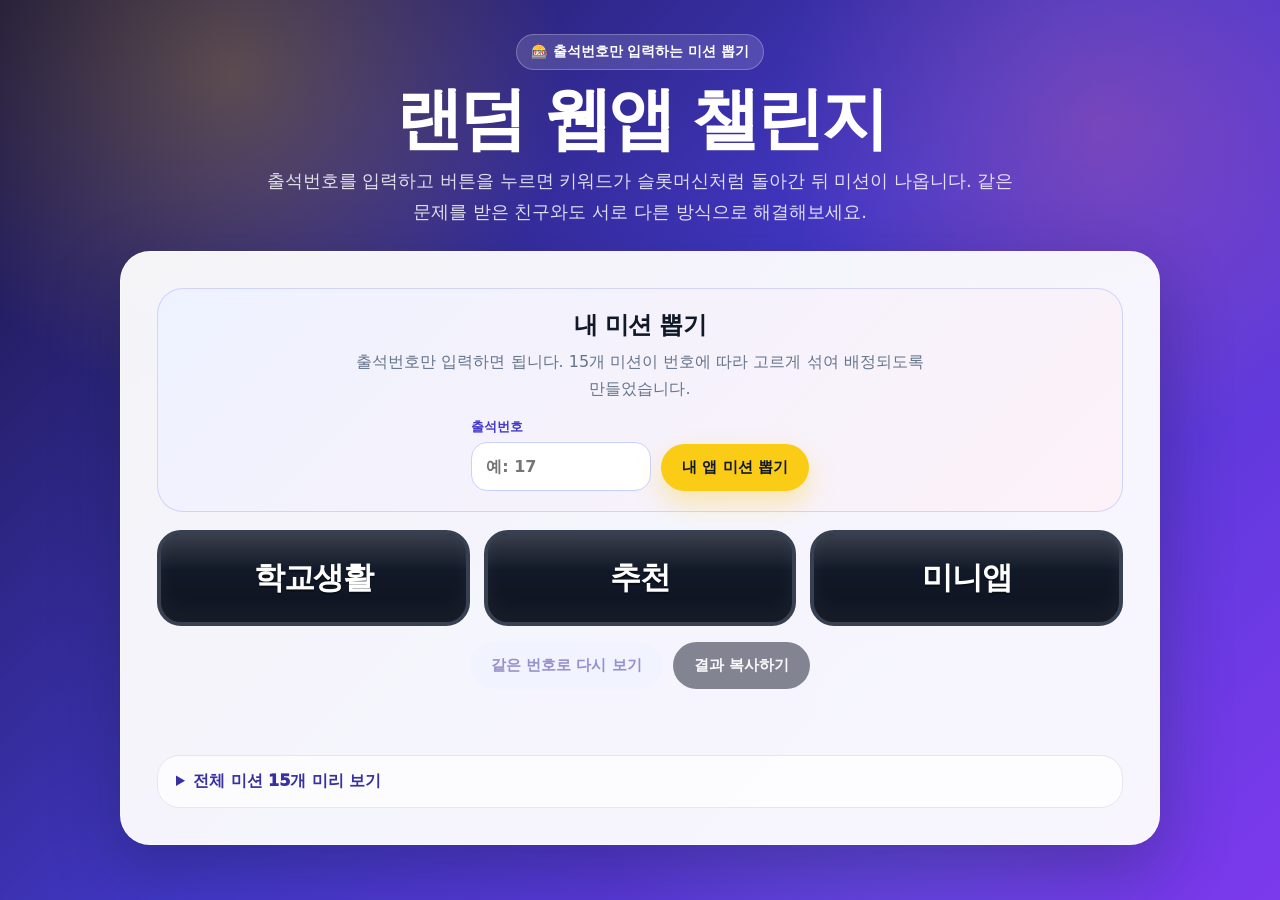
<file: index.html>
<!DOCTYPE html>
<html lang="ko">
<head>
  <meta charset="UTF-8" />
  <meta name="viewport" content="width=device-width, initial-scale=1.0" />
  <title>랜덤 웹앱 챌린지</title>
  <style>
    :root {
      --bg-a: #18143d;
      --bg-b: #4338ca;
      --bg-c: #7c3aed;
      --white: #ffffff;
      --text: #111827;
      --sub: #64748b;
      --line: #e5e7eb;
      --yellow: #facc15;
      --pink: #fb7185;
      --indigo: #4f46e5;
      --green: #16a34a;
      --red: #dc2626;
      --soft: #f8fafc;
      --shadow: 0 24px 70px rgba(15, 23, 42, 0.32);
      --radius-xl: 30px;
      --radius-lg: 22px;
      --radius-md: 16px;
    }

    * { box-sizing: border-box; }

    html { scroll-behavior: smooth; }

    body {
      margin: 0;
      min-height: 100vh;
      font-family: "Pretendard", "Noto Sans KR", system-ui, -apple-system, BlinkMacSystemFont, sans-serif;
      color: var(--text);
      background:
        radial-gradient(circle at 18% 8%, rgba(250, 204, 21, 0.26), transparent 25%),
        radial-gradient(circle at 86% 14%, rgba(251, 113, 133, 0.25), transparent 24%),
        radial-gradient(circle at 70% 80%, rgba(96, 165, 250, 0.20), transparent 28%),
        linear-gradient(135deg, var(--bg-a), var(--bg-b), var(--bg-c));
      padding: 34px 16px;
    }

    button, input { font: inherit; }

    .wrap {
      width: min(1040px, 100%);
      margin: 0 auto;
    }

    .hero {
      color: white;
      text-align: center;
      margin-bottom: 24px;
    }

    .badge {
      display: inline-flex;
      align-items: center;
      gap: 8px;
      padding: 8px 14px;
      border-radius: 999px;
      border: 1px solid rgba(255,255,255,0.25);
      background: rgba(255,255,255,0.14);
      backdrop-filter: blur(10px);
      font-weight: 800;
      font-size: 14px;
      margin-bottom: 14px;
    }

    h1 {
      margin: 0 0 12px;
      font-size: clamp(36px, 6vw, 68px);
      line-height: 1.03;
      letter-spacing: -0.055em;
    }

    .hero p {
      max-width: 760px;
      margin: 0 auto;
      color: rgba(255,255,255,0.84);
      line-height: 1.7;
      font-size: clamp(15px, 2vw, 18px);
      word-break: keep-all;
    }

    .panel {
      background: rgba(255,255,255,0.95);
      border: 1px solid rgba(255,255,255,0.6);
      border-radius: var(--radius-xl);
      box-shadow: var(--shadow);
      padding: clamp(18px, 4vw, 36px);
      overflow: hidden;
    }

    .student-box {
      background: linear-gradient(135deg, #eef2ff, #fdf2f8);
      border: 1px solid rgba(129, 140, 248, 0.3);
      border-radius: 26px;
      padding: 20px;
      margin-bottom: 18px;
      text-align: center;
    }

    .student-box h2 {
      margin: 0 0 8px;
      font-size: 24px;
      letter-spacing: -0.03em;
    }

    .student-box p {
      margin: 0 auto 16px;
      max-width: 620px;
      color: var(--sub);
      line-height: 1.65;
      word-break: keep-all;
    }

    .form-row {
      display: flex;
      flex-wrap: wrap;
      gap: 10px;
      align-items: flex-end;
      justify-content: center;
    }

    label {
      display: grid;
      gap: 6px;
      font-size: 13px;
      color: #4338ca;
      font-weight: 900;
      text-align: left;
    }

    input {
      width: 180px;
      border: 1px solid #c7d2fe;
      border-radius: 16px;
      background: white;
      padding: 14px 14px;
      font-size: 16px;
      font-weight: 800;
      outline: none;
    }

    input:focus {
      border-color: var(--indigo);
      box-shadow: 0 0 0 4px rgba(79, 70, 229, 0.12);
    }

    .machine {
      display: grid;
      grid-template-columns: repeat(3, 1fr);
      gap: 14px;
      margin: 16px 0 16px;
    }

    .slot {
      min-height: 96px;
      border-radius: 24px;
      background: #111827;
      color: #fff;
      border: 4px solid #374151;
      display: grid;
      place-items: center;
      text-align: center;
      padding: 14px;
      position: relative;
      overflow: hidden;
      box-shadow: inset 0 -12px 20px rgba(255,255,255,0.05);
    }

    .slot::before {
      content: "";
      position: absolute;
      inset: 0;
      background: linear-gradient(to bottom, rgba(255,255,255,0.17), transparent 42%, rgba(0,0,0,0.2));
      pointer-events: none;
    }

    .slot span {
      position: relative;
      font-weight: 950;
      letter-spacing: -0.04em;
      font-size: clamp(20px, 3vw, 31px);
      text-shadow: 0 2px 0 rgba(0,0,0,0.38);
      word-break: keep-all;
    }

    .slot.spinning span {
      animation: spinText 0.08s infinite alternate;
    }

    @keyframes spinText {
      from { transform: translateY(-5px) scale(1.02); opacity: 0.72; }
      to { transform: translateY(5px) scale(0.98); opacity: 1; }
    }

    .actions {
      display: flex;
      flex-wrap: wrap;
      justify-content: center;
      gap: 10px;
      margin-bottom: 20px;
    }

    button {
      border: 0;
      border-radius: 999px;
      padding: 14px 21px;
      font-size: 15px;
      font-weight: 950;
      cursor: pointer;
      transition: transform 0.14s ease, box-shadow 0.14s ease, opacity 0.14s ease;
      word-break: keep-all;
    }

    button:hover { transform: translateY(-2px); }
    button:active { transform: translateY(0); }

    button:disabled {
      opacity: 0.5;
      cursor: not-allowed;
      transform: none;
    }

    .primary {
      background: var(--yellow);
      color: #111827;
      box-shadow: 0 12px 26px rgba(250, 204, 21, 0.34);
    }

    .dark {
      background: #111827;
      color: white;
    }

    .soft-btn {
      background: #eef2ff;
      color: #3730a3;
    }

    .msg {
      min-height: 24px;
      text-align: center;
      font-weight: 900;
      color: var(--green);
      margin: 6px 0 10px;
      word-break: keep-all;
    }

    .warn { color: var(--red); }

    .result {
      display: none;
      animation: appear 0.32s ease both;
    }

    .result.show { display: block; }

    @keyframes appear {
      from { opacity: 0; transform: translateY(12px) scale(0.98); }
      to { opacity: 1; transform: translateY(0) scale(1); }
    }

    .mission-head {
      border-radius: 28px;
      padding: 24px;
      background: linear-gradient(135deg, #fef3c7, #ffe4e6);
      border: 1px solid rgba(251, 191, 36, 0.55);
      margin-bottom: 16px;
    }

    .mission-top {
      display: flex;
      justify-content: space-between;
      gap: 10px;
      align-items: flex-start;
      flex-wrap: wrap;
      margin-bottom: 10px;
    }

    .chip {
      display: inline-flex;
      align-items: center;
      border-radius: 999px;
      padding: 7px 11px;
      font-size: 13px;
      font-weight: 950;
      background: white;
      color: #92400e;
    }

    .chip.green {
      background: #dcfce7;
      color: #166534;
    }

    .mission-title {
      margin: 0;
      font-size: clamp(25px, 4vw, 42px);
      line-height: 1.16;
      letter-spacing: -0.05em;
      word-break: keep-all;
    }

    .keywords {
      display: flex;
      flex-wrap: wrap;
      gap: 8px;
      margin-top: 12px;
    }

    .keyword {
      background: rgba(255,255,255,0.78);
      border: 1px solid rgba(255,255,255,0.9);
      color: #7c2d12;
      padding: 7px 11px;
      border-radius: 999px;
      font-size: 14px;
      font-weight: 900;
    }

    .content-grid {
      display: grid;
      grid-template-columns: 1.2fr 0.8fr;
      gap: 14px;
    }

    .card {
      background: white;
      border: 1px solid var(--line);
      border-radius: var(--radius-lg);
      padding: 20px;
    }

    .card h3 {
      margin: 0 0 10px;
      font-size: 18px;
      letter-spacing: -0.02em;
    }

    .card p {
      margin: 0;
      color: #374151;
      line-height: 1.72;
      word-break: keep-all;
    }

    ul {
      margin: 0;
      padding-left: 20px;
      color: #374151;
      line-height: 1.82;
      word-break: keep-all;
    }

    li::marker {
      color: var(--indigo);
      font-weight: bold;
    }

    .note {
      margin-top: 16px;
      padding: 16px 18px;
      border-radius: 18px;
      border: 1px dashed #cbd5e1;
      background: var(--soft);
      color: var(--sub);
      font-size: 14px;
      line-height: 1.65;
      word-break: keep-all;
    }

    details {
      margin-top: 22px;
      background: rgba(255,255,255,0.72);
      border: 1px solid var(--line);
      border-radius: 22px;
      padding: 15px 18px;
    }

    summary {
      cursor: pointer;
      color: #3730a3;
      font-weight: 950;
    }

    .mission-list {
      margin-top: 14px;
      display: grid;
      grid-template-columns: repeat(3, 1fr);
      gap: 10px;
    }

    .mini {
      background: white;
      border: 1px solid var(--line);
      border-radius: 16px;
      padding: 12px;
      line-height: 1.45;
    }

    .mini strong {
      display: block;
      font-size: 14px;
      margin-bottom: 4px;
    }

    .mini span {
      color: var(--sub);
      font-size: 12px;
    }

    @media (max-width: 760px) {
      body { padding: 20px 12px; }

      .machine { gap: 8px; }

      .slot {
        min-height: 78px;
        border-radius: 19px;
        border-width: 3px;
      }

      .content-grid { grid-template-columns: 1fr; }

      .mission-list { grid-template-columns: 1fr; }

      input { width: 100%; }

      .form-row label,
      .form-row button,
      .actions button {
        width: 100%;
      }
    }
  </style>
</head>
<body>
  <main class="wrap">
    <section class="hero">
      <div class="badge">🎰 출석번호만 입력하는 미션 뽑기</div>
      <h1>랜덤 웹앱 챌린지</h1>
      <p>
        출석번호를 입력하고 버튼을 누르면 키워드가 슬롯머신처럼 돌아간 뒤 미션이 나옵니다.
        같은 문제를 받은 친구와도 서로 다른 방식으로 해결해보세요.
      </p>
    </section>

    <section class="panel">
      <section class="student-box">
        <h2>내 미션 뽑기</h2>
        <p>
          출석번호만 입력하면 됩니다. 15개 미션이 번호에 따라 고르게 섞여 배정되도록 만들었습니다.
        </p>
        <div class="form-row">
          <label>
            출석번호
            <input id="studentNumber" type="number" min="1" max="99" placeholder="예: 17" />
          </label>
          <button class="primary" id="drawBtn">내 앱 미션 뽑기</button>
        </div>
      </section>

      <div class="machine" aria-label="키워드 슬롯머신">
        <div class="slot" id="slot1"><span>학교생활</span></div>
        <div class="slot" id="slot2"><span>추천</span></div>
        <div class="slot" id="slot3"><span>미니앱</span></div>
      </div>

      <div class="actions">
        <button class="soft-btn" id="sameBtn" disabled>같은 번호로 다시 보기</button>
        <button class="dark" id="copyBtn" disabled>결과 복사하기</button>
      </div>

      <div class="msg" id="message"></div>

      <section class="result" id="result">
        <div class="mission-head">
          <div class="mission-top">
            <span class="chip" id="missionNumber">MISSION 01</span>
            <span class="chip green" id="difficulty">난이도: 쉬움</span>
          </div>
          <h2 class="mission-title" id="title">미션 제목</h2>
          <div class="keywords" id="keywords"></div>
        </div>

        <div class="content-grid">
          <article class="card">
            <h3>📌 문제상황</h3>
            <p id="situation"></p>
          </article>

          <article class="card">
            <h3>💡 해결방안 힌트</h3>
            <p id="hint"></p>
          </article>

          <article class="card">
            <h3>✅ 꼭 넣어야 하는 필수 기능</h3>
            <ul id="required"></ul>
          </article>

          <article class="card">
            <h3>✨ 더 해보고 싶다면 추가할 기능</h3>
            <ul id="optional"></ul>
          </article>
        </div>

        <div class="note">
          이 미션은 정답이 하나가 아닙니다. 같은 문제상황을 뽑아도 앱 이름, 화면 구성,
          결과 표현, 말투, 디자인에 따라 전혀 다른 웹앱이 될 수 있습니다.
        </div>
      </section>

      <details>
        <summary>전체 미션 15개 미리 보기</summary>
        <div class="mission-list" id="missionList"></div>
      </details>
    </section>
  </main>

  <script>
    const missions = [
      {
        title: "수행평가 우선순위 정리 앱",
        keywords: ["학교생활", "수행평가", "우선순위"],
        difficulty: "보통",
        situation: "이번 주에 수행평가와 과제가 여러 개 겹쳤습니다. 학생들은 무엇부터 해야 할지 몰라서 계속 미루고 있습니다.",
        hint: "과목명, 마감일, 난이도처럼 간단한 정보를 바탕으로 먼저 할 일을 추천하는 앱으로 생각해보세요.",
        required: ["과제 정보를 입력하거나 선택하는 기능", "우선순위 결과를 보여주는 기능", "완료 여부를 체크하는 기능"],
        optional: ["오늘 할 일만 따로 보여주기", "긴급도 이모지 표시", "공부를 시작하게 하는 짧은 응원 문구"]
      },
      {
        title: "학교 축제 부스 추천 앱",
        keywords: ["축제", "취향", "추천"],
        difficulty: "쉬움",
        situation: "학교 축제에 부스가 너무 많아서 학생들이 어디부터 가야 할지 고르기 어려워합니다.",
        hint: "먹거리, 게임, 체험, 포토존 같은 취향을 선택하면 어울리는 부스를 추천하는 방식으로 만들어보세요.",
        required: ["취향을 선택하는 기능", "추천 부스를 보여주는 기능", "추천 이유를 짧게 설명하는 기능"],
        optional: ["랜덤 추천 버튼", "친구와 함께 가기 좋은 부스 표시", "축제 포스터 같은 디자인"]
      },
      {
        title: "급식 만족도 기록 앱",
        keywords: ["급식", "만족도", "기록"],
        difficulty: "보통",
        situation: "학생들은 급식 메뉴에 대한 의견이 많지만, 오늘 급식이 어땠는지 간단히 정리해볼 공간이 없습니다.",
        hint: "오늘의 메뉴에 점수와 한줄평을 남기고, 화면에서 바로 결과를 확인하는 미니 기록 앱으로 만들어보세요.",
        required: ["메뉴 이름을 입력하는 기능", "점수 또는 별점을 선택하는 기능", "내가 남긴 평가를 화면에 보여주는 기능"],
        optional: ["오늘의 급식 한줄평", "다시 먹고 싶은 정도 표시", "급식 랭킹처럼 보이는 디자인"]
      },
      {
        title: "동아리 추천 테스트 앱",
        keywords: ["관심사", "성향", "동아리"],
        difficulty: "쉬움",
        situation: "신입생들이 동아리를 고르기 어려워합니다. 자신의 관심사와 성격에 맞는 동아리를 찾고 싶어합니다.",
        hint: "몇 가지 선택형 질문에 답하면 어울리는 동아리를 추천하는 테스트형 앱으로 만들어보세요.",
        required: ["선택형 질문 3개 이상", "동아리 추천 결과", "추천 이유 표시"],
        optional: ["성향 유형 이름 만들기", "결과 카드 디자인", "친구에게 공유할 문구"]
      },
      {
        title: "시험기간 공부 계획 추천 앱",
        keywords: ["시험", "공부계획", "추천"],
        difficulty: "보통",
        situation: "시험기간이 다가왔지만 학생들은 어떤 과목을 먼저 공부해야 할지 계획을 세우기 어려워합니다.",
        hint: "남은 날짜, 어려운 과목, 공부 가능 시간을 바탕으로 오늘의 공부 순서를 추천하는 앱으로 만들어보세요.",
        required: ["과목을 입력하거나 선택하는 기능", "공부 가능 시간을 입력하는 기능", "추천 공부 순서를 보여주는 기능"],
        optional: ["쉬는 시간 추천", "오늘의 공부 미션", "과목별 중요도 표시"]
      },
      {
        title: "감정별 회복 루틴 추천 앱",
        keywords: ["감정", "스트레스", "회복"],
        difficulty: "쉬움",
        situation: "학생들이 피곤하거나 스트레스를 받을 때, 지금 자신에게 필요한 회복 방법을 잘 모를 때가 있습니다.",
        hint: "현재 기분을 선택하면 짧은 휴식 방법, 음악 분위기, 응원 문구를 추천하는 앱으로 만들어보세요.",
        required: ["현재 감정을 선택하는 기능", "감정에 맞는 회복 루틴 추천", "짧은 응원 메시지 출력"],
        optional: ["감정 이모지 디자인", "랜덤 위로 문구", "1분 휴식 타이머 느낌의 화면"]
      },
      {
        title: "지각 방지 등교 루틴 앱",
        keywords: ["등교", "시간관리", "루틴"],
        difficulty: "보통",
        situation: "아침마다 준비 시간이 부족해서 지각할 뻔하는 학생들이 있습니다.",
        hint: "등교 시간과 준비 시간을 입력하면 몇 시에 일어나야 할지 알려주는 앱으로 만들어보세요.",
        required: ["등교 시간을 입력하는 기능", "준비 시간을 입력하는 기능", "추천 기상 시간을 보여주는 기능"],
        optional: ["여유 시간 추가", "아침 준비 체크리스트", "지각 위험도 표시"]
      },
      {
        title: "친구 칭찬 카드 생성기",
        keywords: ["친구", "칭찬", "카드"],
        difficulty: "쉬움",
        situation: "친구에게 고마운 마음을 전하고 싶지만, 막상 어떤 말을 해야 할지 떠오르지 않을 때가 있습니다.",
        hint: "친구 이름과 장점 키워드를 선택하면 따뜻한 칭찬 문장을 만들어주는 앱으로 만들어보세요.",
        required: ["친구 이름 입력", "장점 키워드 선택", "칭찬 문장 생성"],
        optional: ["카드 디자인 선택", "랜덤 칭찬 문구", "복사해서 메시지로 보내기"]
      },
      {
        title: "분리수거 도우미 앱",
        keywords: ["환경", "분리수거", "안내"],
        difficulty: "쉬움",
        situation: "학교나 집에서 쓰레기를 버릴 때, 이 물건을 어떻게 분리수거해야 하는지 헷갈리는 경우가 많습니다.",
        hint: "물건 종류를 선택하면 올바른 분리수거 방법과 주의사항을 알려주는 앱으로 만들어보세요.",
        required: ["물건 종류를 선택하는 기능", "분리수거 방법 안내", "주의사항 표시"],
        optional: ["분리수거 퀴즈", "환경 점수 표시", "자주 헷갈리는 물건 모음"]
      },
      {
        title: "우리 반 자리 배치 랜덤 앱",
        keywords: ["학급", "자리배치", "랜덤"],
        difficulty: "쉬움",
        situation: "자리 배치를 할 때마다 공정하게 정하기 어렵고, 친구들끼리 불만이 생기기도 합니다.",
        hint: "학생 이름을 입력하면 랜덤으로 섞어서 자리를 배치하는 앱으로 만들어보세요.",
        required: ["이름을 입력하는 기능", "랜덤으로 섞는 기능", "배치 결과를 보여주는 기능"],
        optional: ["다시 섞기 버튼", "2인 1조 짝 배정", "앞자리 희망자 표시"]
      },
      {
        title: "체육대회 종목 추천 앱",
        keywords: ["체육대회", "성향", "종목"],
        difficulty: "쉬움",
        situation: "체육대회에서 어떤 종목에 나가야 할지 고민하는 학생들이 있습니다.",
        hint: "체력, 순발력, 협동심, 선호도를 선택하면 어울리는 종목을 추천하는 앱으로 만들어보세요.",
        required: ["성향을 선택하는 기능", "추천 종목을 보여주는 기능", "추천 이유 표시"],
        optional: ["팀 응원 문구", "종목별 난이도 표시", "나의 체육대회 캐릭터 유형"]
      },
      {
        title: "독서 기록 및 책 추천 앱",
        keywords: ["독서", "취향", "추천"],
        difficulty: "쉬움",
        situation: "책을 읽어야 하는데 어떤 책을 골라야 할지 모르거나, 읽은 책을 간단히 정리하지 못하는 학생들이 있습니다.",
        hint: "관심 분야와 읽고 싶은 분위기를 선택하면 책을 추천하고, 읽은 책의 한줄 감상을 남기는 앱으로 만들어보세요.",
        required: ["관심 분야 선택", "책 추천 결과 출력", "한줄 감상 입력"],
        optional: ["별점 기록", "다음에 읽을 책 목록", "독서 카드 디자인"]
      },
      {
        title: "준비물 체크리스트 앱",
        keywords: ["준비물", "체크리스트", "관리"],
        difficulty: "쉬움",
        situation: "학생들이 체육복, 교과서, 수행평가 준비물 등을 자주 깜빡합니다.",
        hint: "요일별 또는 과목별 준비물을 추가하고 체크할 수 있는 앱으로 만들어보세요.",
        required: ["준비물을 추가하는 기능", "체크리스트 기능", "완료 상태 표시"],
        optional: ["요일별 분류", "중요 준비물 강조", "내일 챙길 것 모아보기"]
      },
      {
        title: "진로 성향 미니 테스트 앱",
        keywords: ["진로", "성향", "테스트"],
        difficulty: "쉬움",
        situation: "학생들이 자신의 관심 분야나 진로 방향을 막연하게 느끼고 있습니다.",
        hint: "간단한 질문에 답하면 어울리는 진로 분야를 추천하는 테스트형 앱으로 만들어보세요.",
        required: ["진로 관련 질문 4개 이상", "선택지에 따른 결과 분류", "추천 진로 분야 표시"],
        optional: ["결과 유형 이름 만들기", "관련 활동 추천", "나에게 맞는 과목 추천"]
      },
      {
        title: "학급 소소한 투표 앱",
        keywords: ["학급", "투표", "의견수집"],
        difficulty: "보통",
        situation: "학급에서 간식, 자리, 활동, 주제 등을 정할 때 모두의 의견을 빠르게 모으고 싶을 때가 있습니다.",
        hint: "선택지를 만들고 화면 안에서 투표 버튼을 눌러 결과가 변하는 체험용 투표 앱으로 만들어보세요.",
        required: ["투표 주제 입력", "선택지 추가", "투표 결과 표시"],
        optional: ["막대그래프처럼 결과 보여주기", "최다 득표 항목 강조", "익명 투표 느낌의 UI"]
      }
    ];

    const slotPools = [
      ["학교생활", "축제", "급식", "관심사", "시험", "감정", "등교", "친구", "환경", "학급", "체육대회", "독서", "준비물", "진로"],
      ["수행평가", "취향", "만족도", "성향", "공부계획", "스트레스", "시간관리", "칭찬", "분리수거", "자리배치", "종목", "기록", "체크리스트", "테스트", "투표"],
      ["우선순위", "추천", "기록", "동아리", "회복", "루틴", "카드", "안내", "랜덤", "의견수집", "관리", "미니앱"]
    ];

    /*
      출석번호가 1, 2, 3번 순서대로 미션 1, 2, 3번이 나오지 않도록
      15개 미션 번호를 미리 섞은 배열입니다.
      1~15번 학생은 15개 미션을 한 번씩 받고,
      16~30번 학생도 같은 방식으로 한 번씩 받습니다.
    */
    const missionOrder = [5, 1, 10, 3, 12, 7, 0, 14, 8, 2, 13, 6, 11, 4, 9];

    const slotEls = [
      document.getElementById("slot1"),
      document.getElementById("slot2"),
      document.getElementById("slot3")
    ];

    const drawBtn = document.getElementById("drawBtn");
    const sameBtn = document.getElementById("sameBtn");
    const copyBtn = document.getElementById("copyBtn");
    const message = document.getElementById("message");
    const result = document.getElementById("result");

    let currentMission = null;
    let currentStudentNumber = null;
    let currentMissionIndex = null;
    let slotTimer = null;

    function randomItem(arr) {
      return arr[Math.floor(Math.random() * arr.length)];
    }

    function safeNumber(value) {
      const number = Number(value);
      return Number.isFinite(number) ? number : 0;
    }

    function getMissionIndex(studentNumber) {
      const orderIndex = (studentNumber - 1) % missionOrder.length;
      return missionOrder[orderIndex];
    }

    function setSlots(words) {
      slotEls.forEach((slot, index) => {
        slot.querySelector("span").textContent = words[index];
      });
    }

    function validateStudentNumber() {
      const studentNumber = Math.floor(safeNumber(document.getElementById("studentNumber").value));

      if (!studentNumber || studentNumber < 1) {
        message.textContent = "출석번호를 먼저 입력해주세요.";
        message.classList.add("warn");
        return null;
      }

      message.textContent = "";
      message.classList.remove("warn");
      return studentNumber;
    }

    function startDraw() {
      const studentNumber = validateStudentNumber();
      if (!studentNumber) return;

      currentStudentNumber = studentNumber;

      result.classList.remove("show");
      drawBtn.disabled = true;
      sameBtn.disabled = true;
      copyBtn.disabled = true;

      slotEls.forEach(slot => slot.classList.add("spinning"));

      slotTimer = setInterval(() => {
        setSlots([
          randomItem(slotPools[0]),
          randomItem(slotPools[1]),
          randomItem(slotPools[2])
        ]);
      }, 75);

      setTimeout(() => {
        stopDraw(studentNumber);
      }, 1400);
    }

    function stopDraw(studentNumber) {
      clearInterval(slotTimer);

      const missionIndex = getMissionIndex(studentNumber);
      const mission = missions[missionIndex];

      currentMission = mission;
      currentMissionIndex = missionIndex;

      setSlots(mission.keywords);
      slotEls.forEach(slot => slot.classList.remove("spinning"));

      renderMission(mission, missionIndex, studentNumber);

      drawBtn.disabled = false;
      sameBtn.disabled = false;
      copyBtn.disabled = false;
    }

    function renderMission(mission, index, studentNumber) {
      document.getElementById("missionNumber").textContent = `MISSION ${String(index + 1).padStart(2, "0")} · ${studentNumber}번`;
      document.getElementById("difficulty").textContent = `난이도: ${mission.difficulty}`;
      document.getElementById("title").textContent = mission.title;
      document.getElementById("situation").textContent = mission.situation;
      document.getElementById("hint").textContent = mission.hint;

      const keywords = document.getElementById("keywords");
      keywords.innerHTML = "";
      mission.keywords.forEach(word => {
        const tag = document.createElement("span");
        tag.className = "keyword";
        tag.textContent = `#${word}`;
        keywords.appendChild(tag);
      });

      const required = document.getElementById("required");
      required.innerHTML = "";
      mission.required.forEach(item => {
        const li = document.createElement("li");
        li.textContent = item;
        required.appendChild(li);
      });

      const optional = document.getElementById("optional");
      optional.innerHTML = "";
      mission.optional.forEach(item => {
        const li = document.createElement("li");
        li.textContent = item;
        optional.appendChild(li);
      });

      message.textContent = `${studentNumber}번 학생의 미션이 정해졌습니다.`;
      message.classList.remove("warn");
      result.classList.add("show");
      result.scrollIntoView({ behavior: "smooth", block: "start" });
    }

    function missionToText() {
      if (!currentMission) return "";

      return `[랜덤 웹앱 챌린지 미션]

출석번호: ${currentStudentNumber}번

MISSION ${String(currentMissionIndex + 1).padStart(2, "0")}
오늘의 미션: ${currentMission.title}
키워드: ${currentMission.keywords.join(" / ")}
난이도: ${currentMission.difficulty}

문제상황:
${currentMission.situation}

해결방안 힌트:
${currentMission.hint}

꼭 넣어야 하는 필수 기능:
${currentMission.required.map((item, i) => `${i + 1}. ${item}`).join("\n")}

더 해보고 싶다면 추가할 기능:
${currentMission.optional.map(item => `- ${item}`).join("\n")}

나의 앱 이름:
[여기에 앱 이름을 적어보세요]

내가 만들고 싶은 화면 분위기:
[예: 깔끔하게 / 귀엽게 / 게임처럼 / 학교 축제 느낌으로]`;
    }

    async function copyText(text) {
      if (!text) return;

      try {
        await navigator.clipboard.writeText(text);
        message.textContent = "복사되었습니다!";
      } catch (error) {
        const textarea = document.createElement("textarea");
        textarea.value = text;
        document.body.appendChild(textarea);
        textarea.select();
        document.execCommand("copy");
        textarea.remove();
        message.textContent = "복사되었습니다!";
      }

      message.classList.remove("warn");
      setTimeout(() => {
        if (currentStudentNumber) {
          message.textContent = `${currentStudentNumber}번 학생의 미션이 정해졌습니다.`;
        } else {
          message.textContent = "";
        }
      }, 3000);
    }

    function renderMissionList() {
      const list = document.getElementById("missionList");

      missions.forEach((mission, index) => {
        const item = document.createElement("div");
        item.className = "mini";
        item.innerHTML = `
          <strong>${String(index + 1).padStart(2, "0")}. ${mission.title}</strong>
          <span>${mission.keywords.join(" / ")} · ${mission.difficulty}</span>
        `;
        list.appendChild(item);
      });
    }

    drawBtn.addEventListener("click", startDraw);
    sameBtn.addEventListener("click", startDraw);
    copyBtn.addEventListener("click", () => copyText(missionToText()));

    document.getElementById("studentNumber").addEventListener("keydown", event => {
      if (event.key === "Enter") {
        startDraw();
      }
    });

    renderMissionList();
  </script>
</body>
</html>
</file>
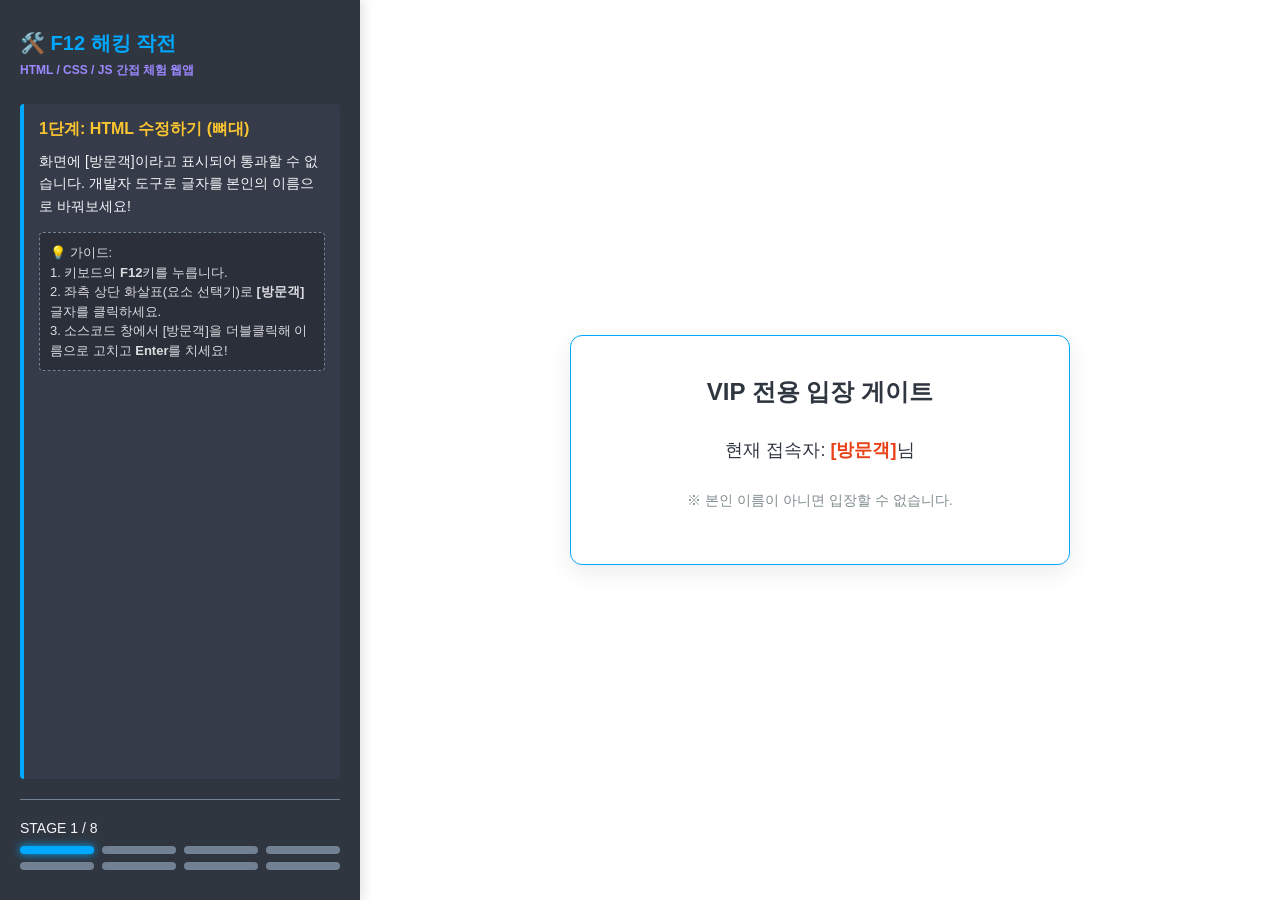
<file: F12hack.html>
<!DOCTYPE html>
<html lang="ko">
<head>
    <meta charset="UTF-8">
    <meta name="viewport" content="width=device-width, initial-scale=1.0">
    <title>F12 개발자 도구 미션 - 완벽 버그 수정판 (8단계)</title>
    <style>
        * {
            box-sizing: border-box;
            font-family: 'Malgun Gothic', 'Apple SD Gothic Neo', sans-serif;
        }
        body {
            margin: 0;
            padding: 0;
            background-color: #f5f6fa;
            color: #2f3640;
            display: flex;
            height: 100vh;
            overflow: hidden;
        }
        /* 왼쪽: 미션 안내판 */
        .sidebar {
            width: 360px;
            background-color: #2f3640;
            color: #f5f6fa;
            padding: 30px 20px;
            display: flex;
            flex-direction: column;
            box-shadow: 4px 0 10px rgba(0,0,0,0.1);
            z-index: 10;
        }
        .sidebar h1 {
            font-size: 20px;
            margin-top: 0;
            margin-bottom: 5px;
            color: #00a8ff;
            display: flex;
            align-items: center;
            gap: 8px;
        }
        .sidebar .subtitle {
            font-size: 12px;
            color: #9c88ff;
            margin-bottom: 25px;
            font-weight: bold;
        }
        .mission-box {
            background-color: #353b48;
            border-left: 4px solid #00a8ff;
            padding: 15px;
            border-radius: 4px;
            margin-bottom: 20px;
            flex: 1;
            overflow-y: auto;
        }
        .mission-box h3 {
            margin: 0 0 10px 0;
            font-size: 16px;
            color: #fbc531;
        }
        .mission-box p {
            margin: 0;
            font-size: 14px;
            line-height: 1.6;
        }
        .guide-text {
            font-size: 13px;
            color: #dcdde1;
            background-color: rgba(0,0,0,0.2);
            padding: 10px;
            border-radius: 4px;
            margin-top: 15px;
            border: 1px dashed #718093;
            line-height: 1.5;
        }
        .status-panel {
            margin-top: auto;
            border-top: 1px solid #718093;
            padding-top: 20px;
        }
        .stage-indicator {
            font-size: 14px;
            margin-bottom: 10px;
        }
        .stage-dots {
            display: grid;
            grid-template-columns: repeat(4, 1fr);
            gap: 8px;
            margin-top: 5px;
        }
        .dot {
            height: 8px;
            border-radius: 4px;
            background-color: #718093;
            transition: background-color 0.3s;
        }
        .dot.active {
            background-color: #00a8ff;
            box-shadow: 0 0 8px #00a8ff;
        }
        .dot.completed {
            background-color: #4cd137;
        }

        /* 오른쪽: 메인 실습 화면 */
        .main-content {
            flex: 1;
            padding: 40px;
            display: flex;
            flex-direction: column;
            align-items: center;
            justify-content: center;
            position: relative;
            background-color: #ffffff;
        }
        .stage-container {
            display: none;
            width: 100%;
            max-width: 500px;
            text-align: center;
            animation: fadeIn 0.5s ease;
        }
        .stage-container.active {
            display: block;
        }
        
        /* 개별 스테이지 스타일 */
        .card {
            background: #ffffff;
            border-radius: 12px;
            box-shadow: 0 8px 24px rgba(0,0,0,0.08);
            padding: 40px 30px;
            border: 1px solid #e1b12c;
            overflow: hidden;
        }
        .btn-target {
            background-color: #4cd137;
            color: white;
            border: none;
            padding: 12px 30px;
            font-size: 16px;
            font-weight: bold;
            border-radius: 6px;
            cursor: pointer;
            transition: transform 0.2s, background-color 0.2s;
            margin-top: 20px;
        }
        .btn-target:hover {
            transform: scale(1.05);
        }
        .btn-target:disabled {
            background-color: #95a5a6 !important;
            cursor: not-allowed;
            transform: none;
        }
        
        /* 퀴즈 정답 입력 창 */
        .input-group {
            margin-top: 20px;
            display: flex;
            justify-content: center;
            gap: 10px;
        }
        .input-group input {
            padding: 10px;
            font-size: 16px;
            border: 2px solid #dcdde1;
            border-radius: 4px;
            width: 180px;
            text-align: center;
        }
        .input-group button {
            padding: 10px 20px;
            background-color: #9c88ff;
            color: white;
            border: none;
            border-radius: 4px;
            font-weight: bold;
            cursor: pointer;
        }

        /* 성공 팝업 효과 */
        .success-overlay {
            display: none;
            position: absolute;
            top: 0; left: 0; width: 100%; height: 100%;
            background: rgba(47, 54, 64, 0.9);
            color: white;
            flex-direction: column;
            align-items: center;
            justify-content: center;
            z-index: 100;
        }
        .success-overlay h2 {
            font-size: 36px;
            color: #4cd137;
            margin-bottom: 10px;
        }
        .success-overlay p {
            font-size: 18px;
            margin-bottom: 25px;
        }
        .btn-next {
            background-color: #00a8ff;
            color: white;
            border: none;
            padding: 12px 40px;
            font-size: 18px;
            font-weight: bold;
            border-radius: 6px;
            cursor: pointer;
        }

        @keyframes fadeIn {
            from { opacity: 0; transform: translateY(10px); }
            to { opacity: 1; transform: translateY(0); }
        }
    </style>
</head>
<body>

    <div class="sidebar">
        <h1>🛠️ F12 해킹 작전</h1>
        <div class="subtitle">HTML / CSS / JS 간접 체험 웹앱</div>
        
        <div class="mission-box">
            <h3 id="sidebar-mission-title">미션 로딩 중...</h3>
            <p id="sidebar-mission-desc">가이드를 읽고 미션을 해결하세요.</p>
            <div class="guide-text" id="sidebar-mission-guide">
                힌트가 표시되는 공간입니다.
            </div>
        </div>

        <div class="status-panel">
            <div class="stage-indicator" id="stage-text">STAGE 1 / 8</div>
            <div class="stage-dots" id="stage-dots">
                <div class="dot active"></div>
                <div class="dot"></div>
                <div class="dot"></div>
                <div class="dot"></div>
                <div class="dot"></div>
                <div class="dot"></div>
                <div class="dot"></div>
                <div class="dot"></div>
            </div>
        </div>
    </div>

    <div class="main-content">
        
        <div class="stage-container active" id="stage-1">
            <div class="card" style="border-color: #00a8ff;">
                <h2 style="margin-top:0;">VIP 전용 입장 게이트</h2>
                <p id="stage1-parent-box" style="font-size: 18px; margin: 30px 0;">
                    현재 접속자: <span id="user-name" style="font-weight: bold; color: #e84118;">[방문객]</span>님
                </p>
                <p style="color: #7f8c8d; font-size: 14px;">※ 본인 이름이 아니면 입장할 수 없습니다.</p>
            </div>
        </div>

        <div class="stage-container" id="stage-2">
            <div class="card" style="border-color: #fbc531;">
                <h2 style="margin-top:0;">비밀 요원 요새</h2>
                <div style="background: #ffffff; padding: 20px; border-radius: 8px; margin: 20px 0;">
                    <p style="margin:0 0 10px 0; font-size:14px; color:#7f8c8d;">암호코드가 이 아래에 숨겨져 있습니다:</p>
                    <div id="secret-code-box" style="color: white; font-size: 28px; font-weight: bold; background: white; padding: 10px; border: 1px solid #eee;">
                        WEB-HACKER-77
                    </div>
                </div>
                <div class="input-group">
                    <input type="text" id="stage2-input" placeholder="암호 입력">
                    <button onclick="checkStage2()">제출</button>
                </div>
            </div>
        </div>

        <div class="stage-container" id="stage-3">
            <div class="card" style="border-color: #4cd137;">
                <h2 style="margin-top:0;">워프 포탈 장치</h2>
                <p>포탈 가동 버튼이 프로그래밍 에러로 사라졌습니다.<br>스타일을 수정해서 버튼을 다시 불러오세요!</p>
                <button id="hidden-portal-btn" style="display: none; width: 100%;" class="btn-target">🌀 다음 차원으로 워프하기</button>
            </div>
        </div>

        <div class="stage-container" id="stage-4">
            <div class="card" style="border-color: #00a8ff;">
                <h2 style="margin-top:0;">초소형 축소 광선</h2>
                <p>버튼이 축소 레이저를 맞아 너무 작아졌습니다!<br>개발자 도구에서 크기를 키워 당당하게 클릭하세요.</p>
                <div style="height: 100px; display:flex; align-items:center; justify-content:center;">
                    <button id="tiny-button" style="width: 1px; height: 1px; padding:0; font-size:1px; background-color:#e84118; color:white; border:none; cursor:pointer; overflow:hidden;">눌러봐</button>
                </div>
            </div>
        </div>

        <div class="stage-container" id="stage-5">
            <div class="card" style="border-color: #fbc531; position: relative;">
                <h2 style="margin-top:0;">탈출 버튼 가출 사건</h2>
                <p>버튼이 아래로 아주 멀리 도망쳐버렸습니다.<br>마진 속성을 수정해서 눈 앞으로 끌어올리세요!</p>
                <button id="runaway-button" style="margin-top: 2000px; width:100%;" class="btn-target">🏃 탈출 성공! 클릭하기</button>
            </div>
        </div>

        <div class="stage-container" id="stage-6">
            <div class="card" style="border-color: #9c88ff;">
                <h2 style="margin-top:0;">최종 보스 방어막</h2>
                <p>보스의 체력을 0으로 만들어 물리치세요!</p>
                <div style="margin: 20px 0;">
                    <div style="font-size: 14px; color: #7f8c8d; margin-bottom: 5px;">🔥 BOSS HP</div>
                    <div style="background: #eee; border-radius: 10px; height: 24px; width: 100%; overflow: hidden; position: relative;">
                        <div id="hp-bar" style="background: #e84118; width: 100%; height: 100%; transition: width 0.3s;"></div>
                        <div id="hp-text" style="position: absolute; width: 100%; text-align: center; top: 2px; font-weight: bold; font-size: 14px; color: #000;">99999 / 99999</div>
                    </div>
                </div>
                <p style="font-size: 13px; color: #7f8c8d;">(콘솔 치트키가 필요합니다!)</p>
            </div>
        </div>

        <div class="stage-container" id="stage-7">
            <div class="card" style="border-color: #4cd137;">
                <h2 style="margin-top:0;">암호화된 비밀 금고</h2>
                <p>이 금고는 입력창이 고장 났습니다.<br>콘솔창에 비밀 명령 함수를 직접 입력하여 금고를 여세요!</p>
                <div style="font-size: 50px; margin: 20px 0;">🔒</div>
                <p style="font-size:13px; color:#7f8c8d;">주문서 이름: <b>openSesame()</b></p>
            </div>
        </div>

        <div class="stage-container" id="stage-8">
            <div class="card" style="border-color: #9c88ff;">
                <h2 style="margin-top:0;">시스템 잠금 장치</h2>
                <p>버튼이 비활성화(disabled) 처리되어 클릭이 불가능합니다.<br>HTML 코드에서 잠금 태그를 완전히 삭제해 보세요!</p>
                <button id="disabled-btn" disabled style="width: 100%;" class="btn-target">🔓 완전히 탈출하기</button>
            </div>
        </div>

        <div class="success-overlay" id="success-popup">
            <h2>MISSION CLEAR! 🎉</h2>
            <p id="success-popup-msg">완벽하게 해킹에 성공하셨습니다.</p>
            <button class="btn-next" onclick="nextStage()">다음 단계로 ➡️</button>
        </div>

    </div>

    <script>
        let currentStage = 1;
        const totalStages = 8;

        const stageData = {
            1: {
                title: "1단계: HTML 수정하기 (뼈대)",
                desc: "화면에 [방문객]이라고 표시되어 통과할 수 없습니다. 개발자 도구로 글자를 본인의 이름으로 바꿔보세요!",
                guide: "💡 가이드:<br>1. 키보드의 <b>F12</b>키를 누릅니다.<br>2. 좌측 상단 화살표(요소 선택기)로 <b>[방문객]</b> 글자를 클릭하세요.<br>3. 소스코드 창에서 <code>[방문객]</code>을 더블클릭해 이름으로 고치고 <b>Enter</b>를 치세요!"
            },
            2: {
                title: "2단계: CSS 색상 바꾸기 (스타일)",
                desc: "하얀색 글씨로 비밀 암호가 숨겨져 있습니다. 글자 색상을 검정색으로 바꿔서 확인하세요!",
                guide: "💡 가이드:<br>1. 요소 선택기로 하얀 상자 안을 클릭합니다.<br>2. 우측 <b>Styles</b> 탭에서 <code>color: white;</code> 부분을 찾으세요.<br>3. <code>white</code>를 <code>black</code>으로 변경하거나 체크박스를 해제하세요!"
            },
            3: {
                title: "3단계: CSS 봉인 해제 (스타일)",
                desc: "버튼이 display: none 속성 때문에 완전히 숨겨져 있습니다. 봉인을 풀어 버튼을 나타나게 하세요!",
                guide: "💡 가이드:<br>1. 소스코드 창에서 <code>id=\"hidden-portal-btn\"</code> 버튼을 찾으세요.<br>2. Styles 탭에 있는 <code>display: none;</code> 속성의 체크를 해제하거나 지워버리세요!"
            },
            4: {
                title: "4단계: CSS 크기 수정 (스타일)",
                desc: "버튼이 너무 작아서 누를 수가 없습니다. 크기를 크게 키워서 클릭해 보세요!",
                guide: "💡 가이드:<br>1. 요소 선택기로 화면 중앙의 아주 작은 빨간 점을 찾아 클릭합니다.<br>2. Styles 탭에서 <code>width: 1px;</code>와 <code>height: 1px;</code>를 찾으세요.<br>3. 값을 각각 <code>150px</code>, <code>50px</code> 정도로 넉넉하게 키워보세요!"
            },
            5: {
                title: "5단계: CSS 여백 수정 (스타일)",
                desc: "버튼이 아래로 2000픽셀이나 도망쳤습니다. 여백 스타일을 줄여 화면 안으로 가져오세요!",
                guide: "💡 가이드:<br>1. 소스코드 창에서 <code>id=\"runaway-button\"</code> 요소를 찾습니다.<br>2. Styles 탭의 <code>margin-top: 2000px;</code>를 더블클릭하여 <code>20px</code>로 수정해보세요!"
            },
            6: {
                title: "6단계: JS 변수 조작 (치트키)",
                desc: "보스의 체력이 너무 많습니다. 콘솔창에 치트키 변수를 직접 입력하여 체력을 0으로 만드세요!",
                guide: "💡 가이드:<br>1. 개발자 도구 상단 메뉴에서 <b>Console(콘솔)</b> 탭을 클릭합니다.<br>2. 입력창에 <code>bossHP = 0</code> 이라고 입력한 뒤 엔터를 치세요!"
            },
            7: {
                title: "7단계: JS 함수 실행 (치트키)",
                desc: "금고를 열기 위해 콘솔창에 비밀 열림 함수를 직접 타이핑해서 작동시키세요!",
                guide: "💡 가이드:<br>1. <b>Console(콘솔)</b> 창을 엽니다.<br>2. 명령어 입력창에 열림 주문인 <code>openSesame()</code> 을 똑같이 적고 엔터를 누르세요!"
            },
            8: {
                title: "8단계: HTML 속성 제거 (마무리)",
                desc: "버튼이 마법에 걸려 잠겼습니다(disabled). HTML 태그 안에 박혀있는 잠금장치를 통째로 지워보세요!",
                guide: "💡 가이드:<br>1. 요소 선택기로 회색 잠긴 버튼을 선택합니다.<br>2. 엘리먼트 창의 코드 안에서 <code>disabled</code> 라고 적힌 속성 글자를 찾아서 더블클릭해 지우거나, 마우스 우클릭 후 'Edit as HTML'로 지워버리세요!"
            }
        };

        function updateSidebar() {
            document.getElementById('sidebar-mission-title').innerText = stageData[currentStage].title;
            document.getElementById('sidebar-mission-desc').innerHTML = stageData[currentStage].desc;
            document.getElementById('sidebar-mission-guide').innerHTML = stageData[currentStage].guide;
            document.getElementById('stage-text').innerText = `STAGE ${currentStage} / ${totalStages}`;
            
            const dots = document.querySelectorAll('.dot');
            dots.forEach((dot, index) => {
                dot.className = 'dot';
                if (index + 1 < currentStage) dot.classList.add('completed');
                else if (index + 1 === currentStage) dot.classList.add('active');
            });
        }
        updateSidebar();

        function showSuccess(msg) {
            document.getElementById('success-popup-msg').innerText = msg;
            document.getElementById('success-popup').style.display = 'flex';
        }

        function nextStage() {
            document.getElementById('success-popup').style.display = 'none';
            
            if (currentStage < totalStages) {
                document.getElementById(`stage-${currentStage}`).classList.remove('active');
                currentStage++;
                document.getElementById(`stage-${currentStage}`).classList.add('active');
                updateSidebar();
            } else {
                alert("🎉 축하합니다! 8단계의 모든 해킹 미션을 완벽하게 마스터하셨습니다. 당신은 이제 멋진 웹 주니어 개발자 입문 완료!");
                location.reload();
            }
        }

        // [★버그 완벽 수정] STAGE 1 감지 로직: 부모 박스의 내부가 통째로 바뀌어도 무조건 감지
        const parentBox = document.getElementById('stage1-parent-box');
        const observerStage1 = new MutationObserver(() => {
            const textContent = parentBox.innerText.trim();
            
            // 사용자가 글자를 바꾸거나 통째로 날려도 '[방문객]' 문구만 안보이면 무조건 클리어 처리
            if (textContent !== "" && !textContent.includes("[방문객]")) {
                observerStage1.disconnect(); // 감지 안전 종료
                
                // 깔끔하게 안내 문구 정리 후 팝업 출력
                const filteredText = textContent.replace('현재 접속자:', '').replace('님', '').trim();
                showSuccess(`반갑습니다, ${filteredText || '해커'}님! VIP 본인인증 시스템 우회 성공!`);
            }
        });
        
        // 하위 구조 전체(subtree)의 변경사항과 텍스트 노드 변화까지 다 엮어서 감시 시작
        observerStage1.observe(parentBox, { characterData: true, childList: true, subtree: true });

        // STAGE 2 검증
        function checkStage2() {
            const userInput = document.getElementById('stage2-input').value.trim();
            if (userInput.toUpperCase() === "WEB-HACKER-77") {
                showSuccess("비밀 암호가 일치합니다! 요새 출입문이 열렸습니다.");
            } else {
                alert("올바른 암호가 아닙니다. 하얀 글씨를 먼저 드러나게 해보세요!");
            }
        }

        // STAGE 3 감지 (display)
        const portalBtn = document.getElementById('hidden-portal-btn');
        const observerStage3 = new MutationObserver(() => {
            if (window.getComputedStyle(portalBtn).display !== 'none') {
                observerStage3.disconnect();
                portalBtn.onclick = () => showSuccess("포탈이 성공적으로 열렸습니다!");
            }
        });
        observerStage3.observe(portalBtn, { attributes: true, attributeFilter: ['style'] });

        // STAGE 4 감지 (크기 변경 후 클릭)
        const tinyBtn = document.getElementById('tiny-button');
        tinyBtn.onclick = () => {
            const width = parseInt(window.getComputedStyle(tinyBtn).width);
            const height = parseInt(window.getComputedStyle(tinyBtn).height);
            if (width > 30 && height > 15) {
                showSuccess("초소형 버튼을 정상 크기로 돌려 클릭에 성공했습니다!");
            } else {
                alert("버튼이 아직 너무 작아서 제대로 누를 수 없습니다!");
            }
        };

        // STAGE 5 감지 (마진 줄이기)
        const runawayBtn = document.getElementById('runaway-button');
        runawayBtn.onclick = () => {
            const marginTop = parseInt(window.getComputedStyle(runawayBtn).marginTop);
            if (marginTop <= 100) {
                showSuccess("가출했던 탈출 버튼을 무사히 복귀시키고 탈출에 성공했습니다!");
            } else {
                alert("버튼이 아직 너무 멀리 있습니다!");
            }
        };

        // STAGE 6 감지 (보스 피 조작)
        window.bossHP = 99999;
        const maxHP = 99999;
        const hpCheckInterval = setInterval(() => {
            if (currentStage === 6) {
                const currentHP = Math.max(0, window.bossHP);
                const percentage = (currentHP / maxHP) * 100;
                document.getElementById('hp-bar').style.width = `${percentage}%`;
                document.getElementById('hp-text').innerText = `${currentHP} / ${maxHP}`;
                if (window.bossHP <= 0) {
                    clearInterval(hpCheckInterval);
                    showSuccess("보스의 HP가 0이 되었습니다! 방어막 돌파 완료!");
                }
            }
        }, 300);

        // STAGE 7 함수 바인딩 (금고 열기)
        window.openSesame = function() {
            if (currentStage === 7) {
                showSuccess("열려라 참깨! 콘솔 주문으로 비밀 금고가 활짝 열렸습니다.");
                return "🔓 금고가 열렸습니다!";
            }
            return "지금은 이 주문을 쓸 수 없습니다.";
        };

        // STAGE 8 감지 (disabled 속성 제거)
        const disabledBtn = document.getElementById('disabled-btn');
        const observerStage8 = new MutationObserver(() => {
            if (!disabledBtn.hasAttribute('disabled')) {
                observerStage8.disconnect();
                disabledBtn.onclick = () => showSuccess("잠금장치 속성을 해제하고 완벽하게 탈출했습니다!");
            }
        });
        observerStage8.observe(disabledBtn, { attributes: true });
    </script>
</body>
</html>
</file>
